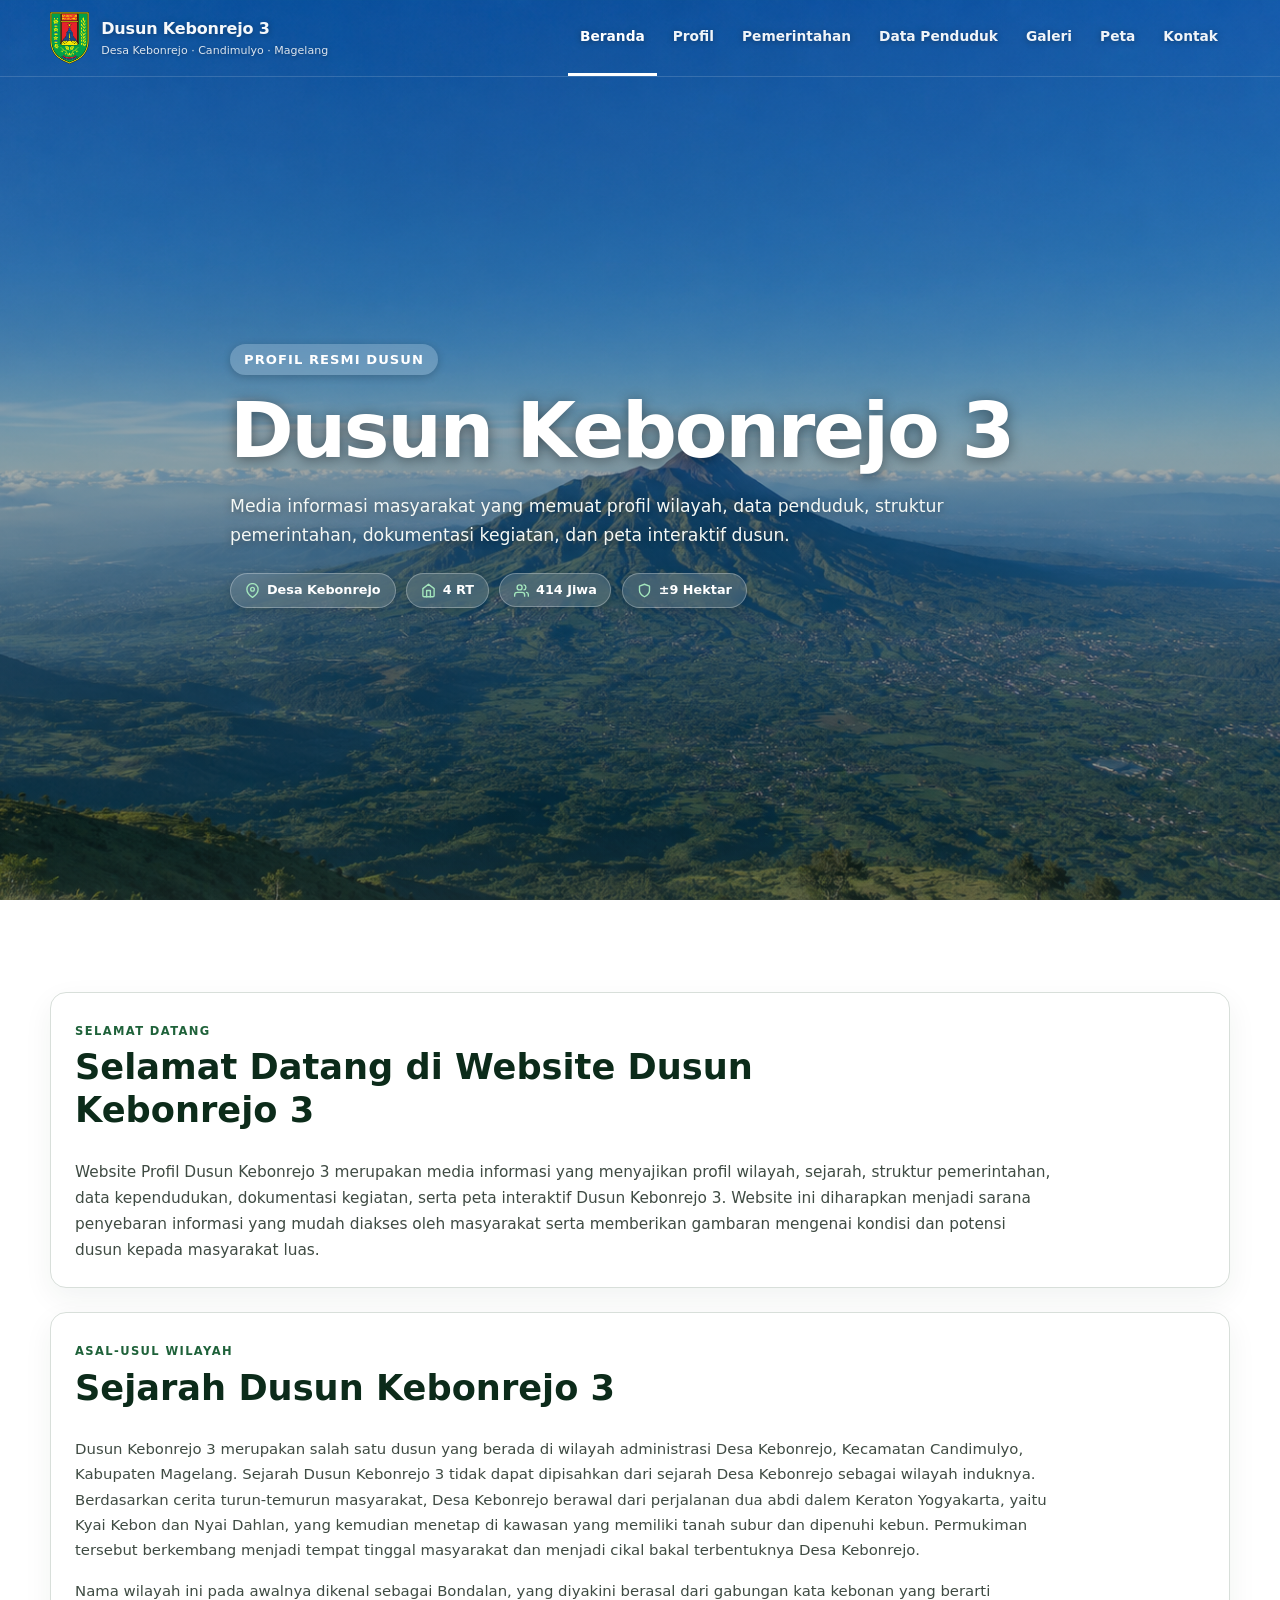
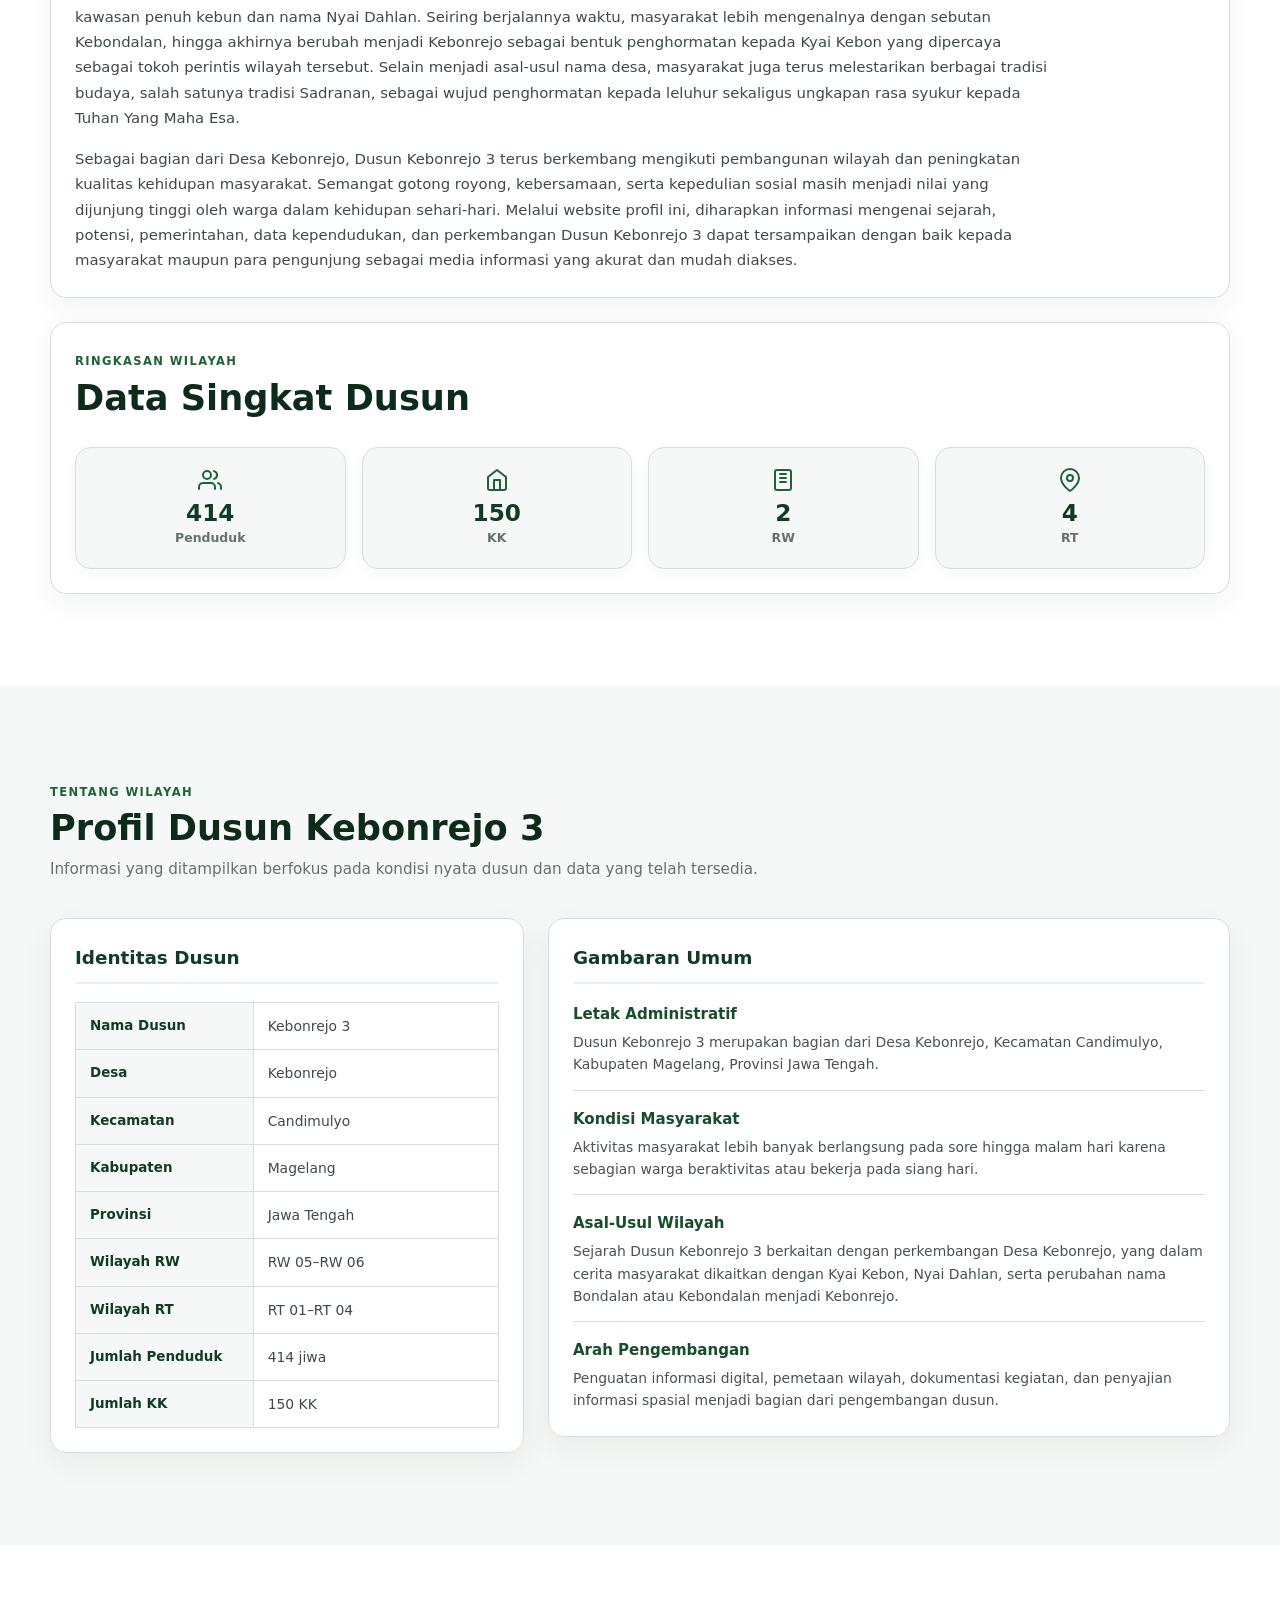
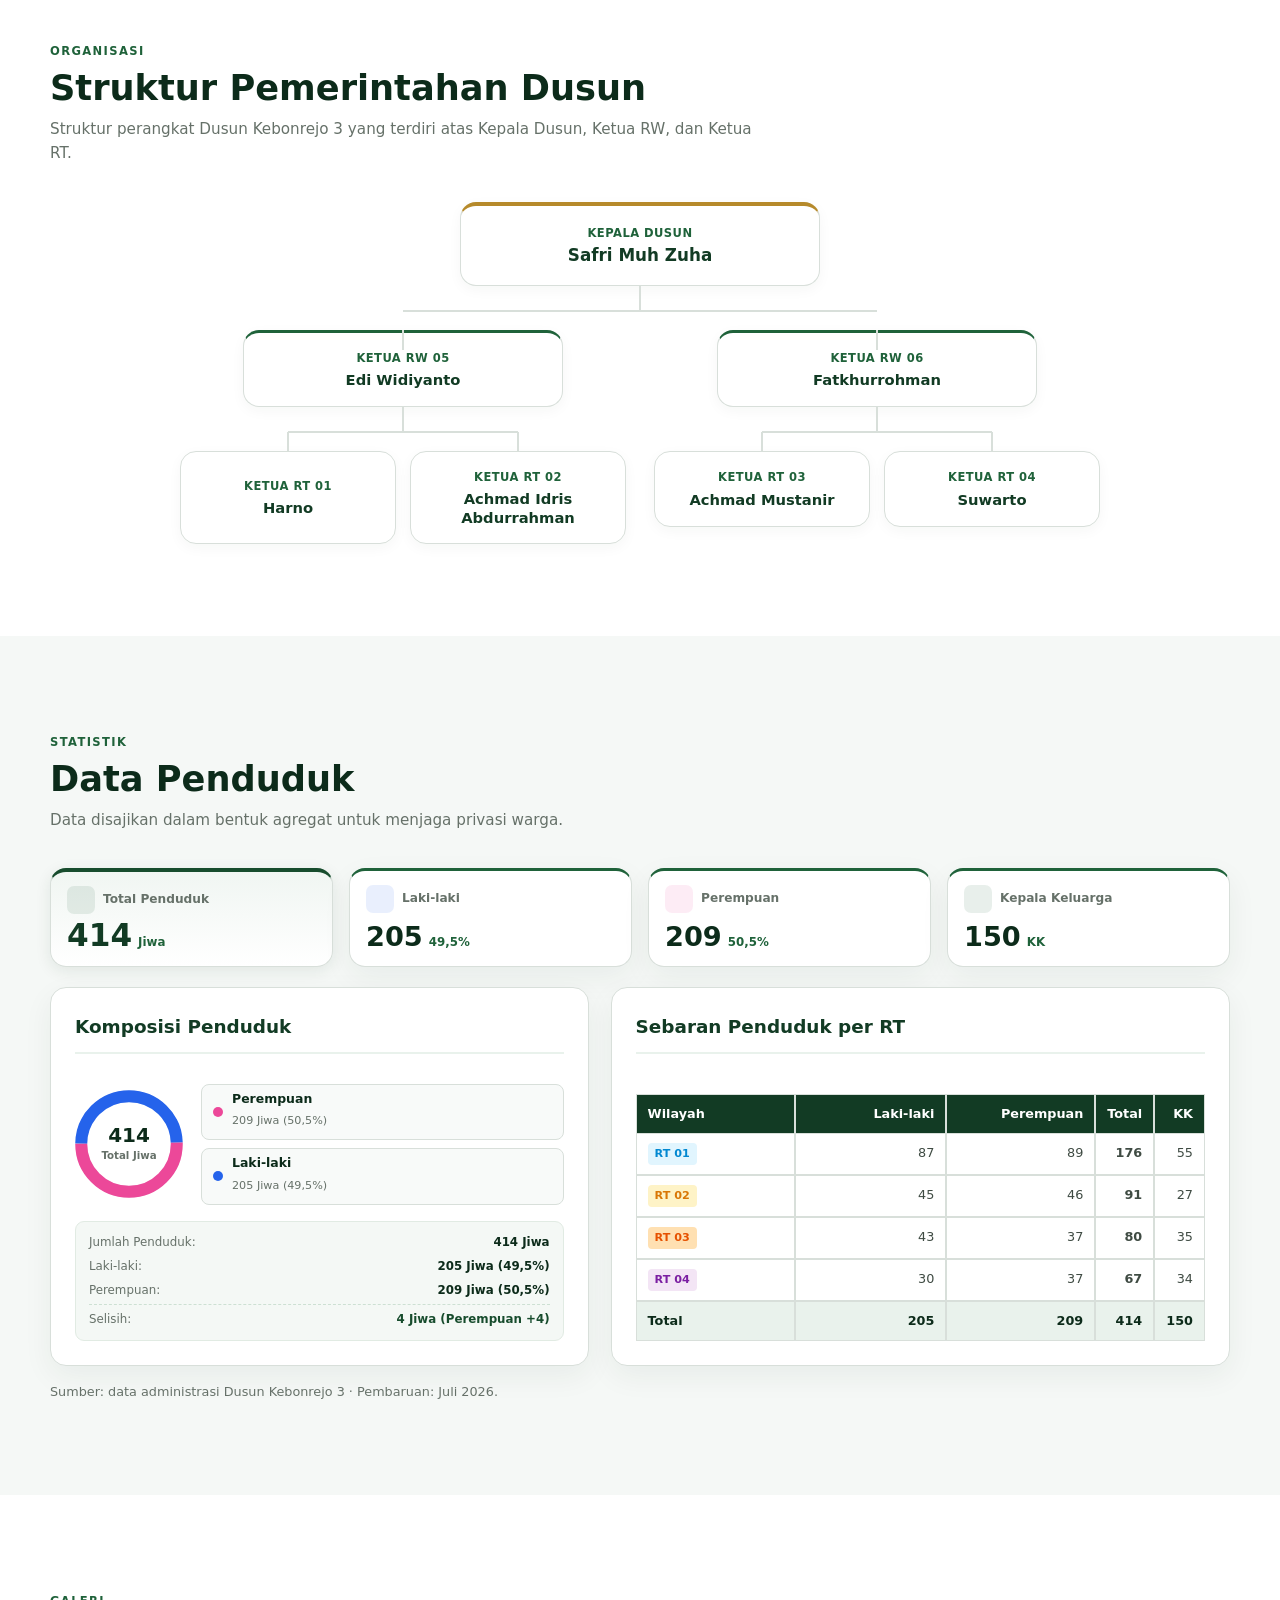
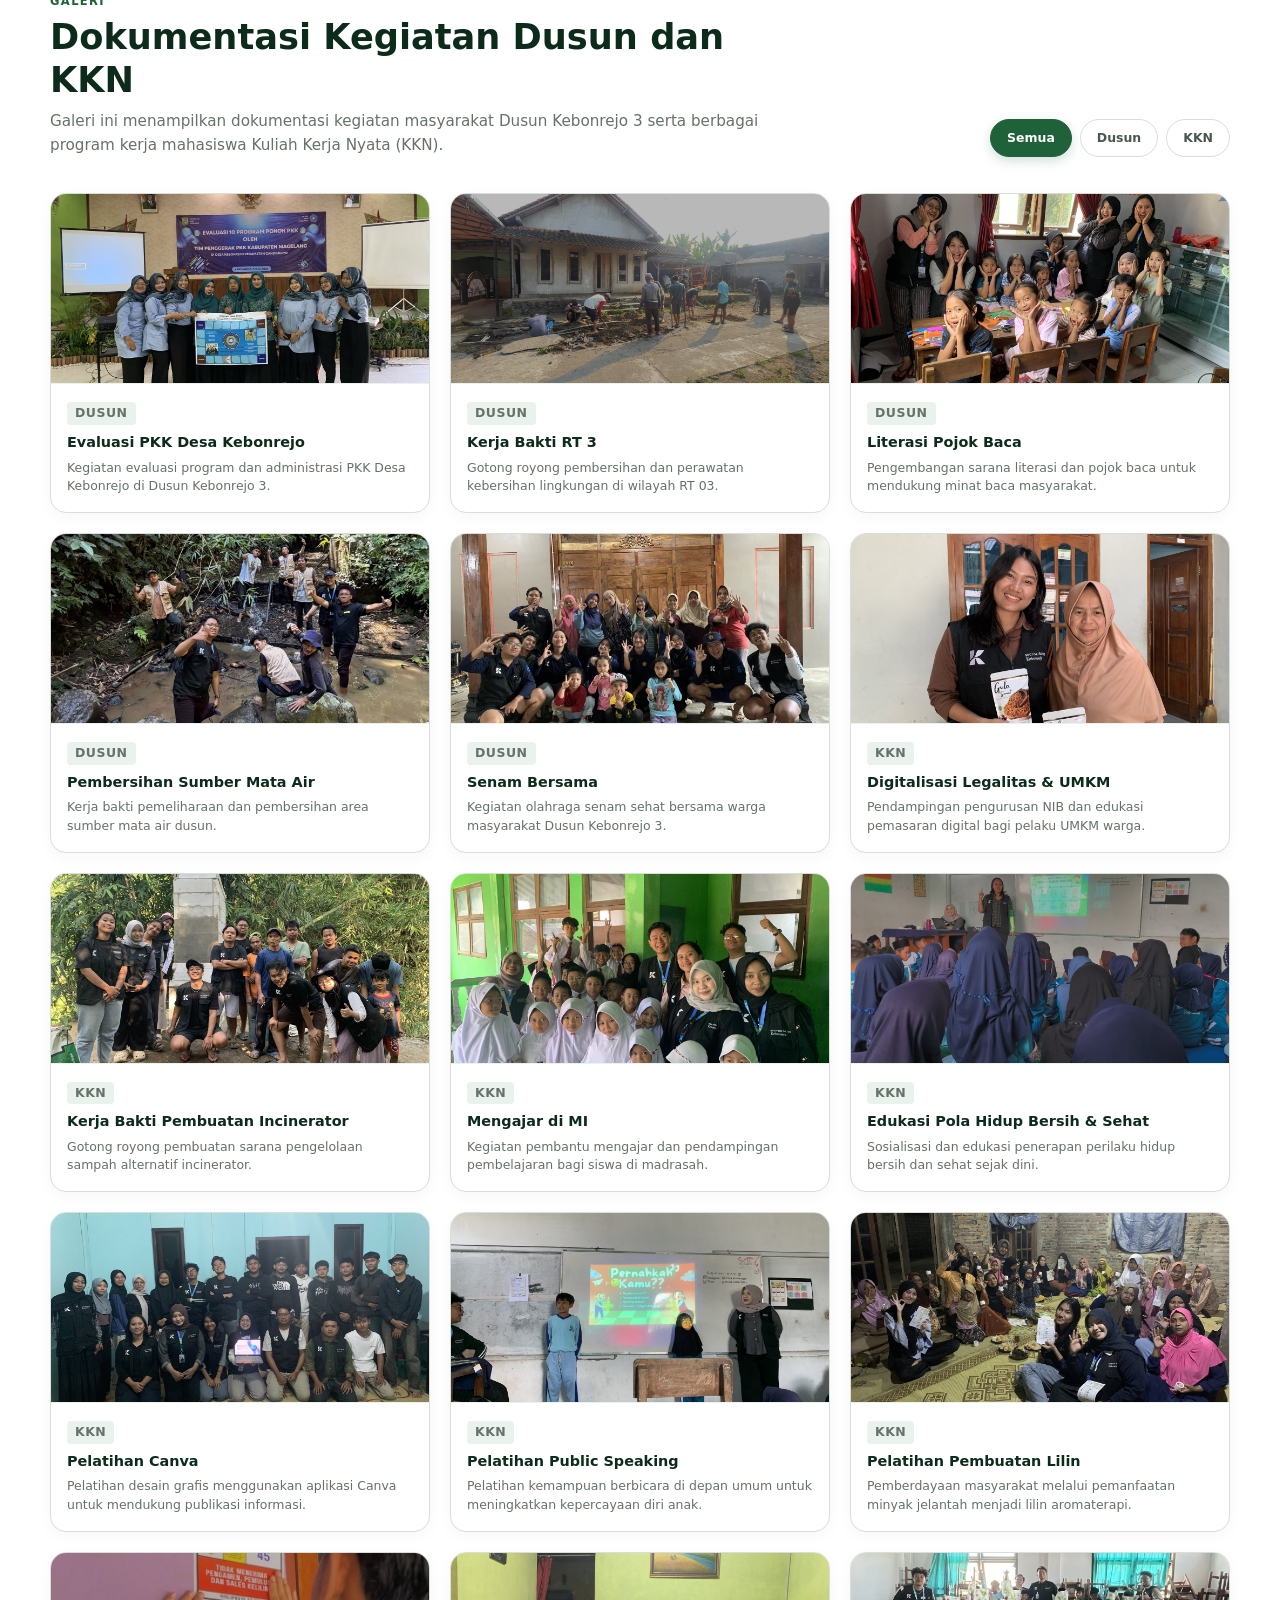
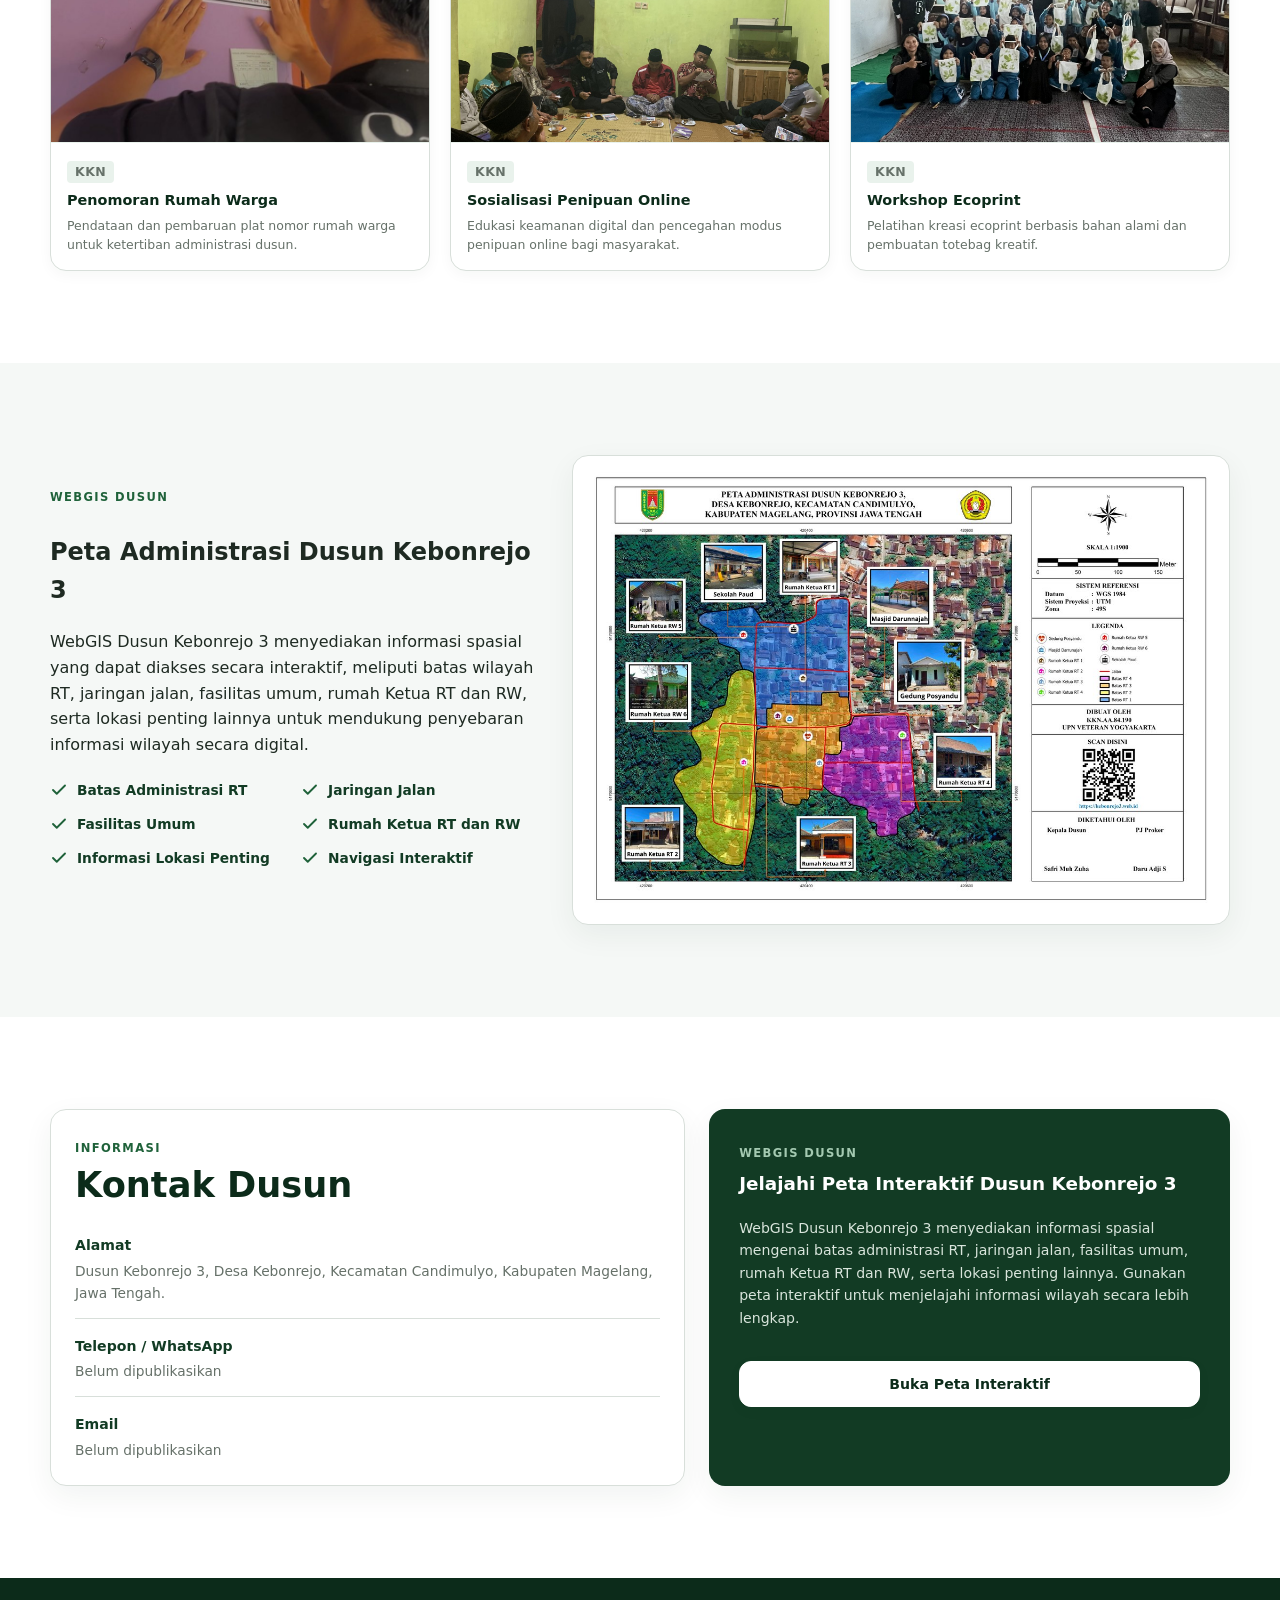
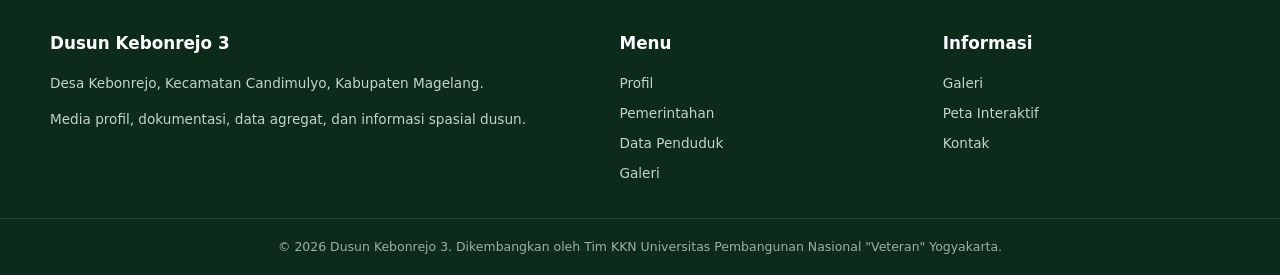
<file: index.html>
<!DOCTYPE html>
<html lang="id">
<head>
  <meta charset="UTF-8" />
  <meta name="viewport" content="width=device-width, initial-scale=1.0" />
  <meta name="theme-color" content="#123b24" />
  <meta name="description" content="Website Profil Resmi dan WebGIS Dusun Kebonrejo 3, Desa Kebonrejo, Kecamatan Candimulyo, Kabupaten Magelang." />
  <title>Dusun Kebonrejo 3 | Profil Dusun</title>
  <link rel="icon" href="assets/img/favicon.png" type="image/png" />
  <link rel="canonical" href="https://kebonrejo3.web.id/" />

  <!-- Open Graph / Social Media -->
  <meta property="og:type" content="website" />
  <meta property="og:title" content="Dusun Kebonrejo 3 | Profil Dusun" />
  <meta property="og:description" content="Website Profil Resmi dan WebGIS Dusun Kebonrejo 3, Desa Kebonrejo, Kecamatan Candimulyo, Kabupaten Magelang." />
  <meta property="og:url" content="https://kebonrejo3.web.id/" />
  <meta property="og:image" content="https://kebonrejo3.web.id/assets/img/og-preview.jpg" />
  <meta property="og:locale" content="id_ID" />

  <!-- Twitter Card -->
  <meta name="twitter:card" content="summary_large_image" />
  <meta name="twitter:title" content="Dusun Kebonrejo 3 | Profil Dusun" />
  <meta name="twitter:description" content="Website Profil Resmi dan WebGIS Dusun Kebonrejo 3." />
  <meta name="twitter:image" content="https://kebonrejo3.web.id/assets/img/og-preview.jpg" />

  <link rel="stylesheet" href="assets/css/styles.css" />
</head>
<body data-page="beranda">
  <header class="site-header" id="siteHeader">
    <div class="container navbar">
      <a class="brand" href="index.html" aria-label="Beranda Dusun Kebonrejo 3">
        <img class="brand__logo" src="assets/img/logo-magelang-transparent.png" alt="Lambang Kabupaten Magelang" />
        <span>
          <span class="brand__title">Dusun Kebonrejo 3</span>
          <span class="brand__subtitle">Desa Kebonrejo · Candimulyo · Magelang</span>
        </span>
      </a>

      <nav class="main-nav" aria-label="Navigasi utama">
        <a data-nav="beranda" href="#beranda">Beranda</a>
        <a href="#profil">Profil</a>
        <a href="#pemerintahan">Pemerintahan</a>
        <a href="#data">Data Penduduk</a>
        <a href="#galeri">Galeri</a>
        <a data-nav="peta" href="peta.html">Peta</a>
        <a href="#kontak">Kontak</a>
      </nav>

      <button class="menu-toggle" id="menuToggle" type="button" aria-label="Buka menu" aria-expanded="false">☰</button>
    </div>

    <div class="mobile-menu" id="mobileMenu">
      <nav aria-label="Navigasi mobile">
        <a href="#beranda">Beranda <span>›</span></a>
        <a href="#profil">Profil <span>›</span></a>
        <a href="#pemerintahan">Pemerintahan <span>›</span></a>
        <a href="#data">Data Penduduk <span>›</span></a>
        <a href="#galeri">Galeri <span>›</span></a>
        <a href="peta.html">Peta Interaktif <span>›</span></a>
        <a href="#kontak">Kontak <span>›</span></a>
      </nav>
    </div>
  </header>

  <main>
    <section class="hero" id="beranda">
      <div class="container hero__content">
        <span class="hero__label">Profil Resmi Dusun</span>
        <h1>Dusun Kebonrejo 3</h1>
        <p>
          Media informasi masyarakat yang memuat profil wilayah, data penduduk,
          struktur pemerintahan, dokumentasi kegiatan, dan peta interaktif dusun.
        </p>
        <div class="hero__chips">
          <span class="hero-chip">
            <svg width="15" height="15" viewBox="0 0 24 24" fill="none" stroke="currentColor" stroke-width="2.2" stroke-linecap="round" stroke-linejoin="round"><path d="M21 10c0 7-9 13-9 13s-9-6-9-13a9 9 0 0 1 18 0z"/><circle cx="12" cy="10" r="3"/></svg>
            Desa Kebonrejo
          </span>
          <span class="hero-chip">
            <svg width="15" height="15" viewBox="0 0 24 24" fill="none" stroke="currentColor" stroke-width="2.2" stroke-linecap="round" stroke-linejoin="round"><path d="M3 9l9-7 9 7v11a2 2 0 0 1-2 2H5a2 2 0 0 1-2-2z"/><polyline points="9 22 9 12 15 12 15 22"/></svg>
            4 RT
          </span>
          <span class="hero-chip">
            <svg width="15" height="15" viewBox="0 0 24 24" fill="none" stroke="currentColor" stroke-width="2.2" stroke-linecap="round" stroke-linejoin="round"><path d="M17 21v-2a4 4 0 0 0-4-4H5a4 4 0 0 0-4 4v2"/><circle cx="9" cy="7" r="4"/><path d="M23 21v-2a4 4 0 0 0-3-3.87"/><path d="M16 3.13a4 4 0 0 1 0 7.75"/></svg>
            414 Jiwa
          </span>
          <span class="hero-chip">
            <svg width="15" height="15" viewBox="0 0 24 24" fill="none" stroke="currentColor" stroke-width="2.2" stroke-linecap="round" stroke-linejoin="round"><path d="M12 22s8-4 8-10V5l-8-3-8 3v7c0 6 8 10 8 10z"/></svg>
            ±9 Hektar
          </span>
        </div>
      </div>
    </section>

    <section class="section">
      <div class="container intro-layout">
        <!-- Panel 1: Selamat Datang -->
        <article class="panel">
          <div class="panel__body">
            <div class="section-heading compact">
              <div class="section-heading__text">
                <span class="section-kicker">Selamat Datang</span>
                <h2>Selamat Datang di Website Dusun Kebonrejo 3</h2>
              </div>
            </div>
            <p class="intro-welcome-text">
              Website Profil Dusun Kebonrejo 3 merupakan media informasi yang menyajikan profil wilayah, sejarah, struktur pemerintahan, data kependudukan, dokumentasi kegiatan, serta peta interaktif Dusun Kebonrejo 3. Website ini diharapkan menjadi sarana penyebaran informasi yang mudah diakses oleh masyarakat serta memberikan gambaran mengenai kondisi dan potensi dusun kepada masyarakat luas.
            </p>
          </div>
        </article>

        <!-- Panel 2: Sejarah Dusun Kebonrejo 3 -->
        <article class="panel">
          <div class="panel__body">
            <div class="section-heading compact">
              <div class="section-heading__text">
                <span class="section-kicker">Asal-Usul Wilayah</span>
                <h2>Sejarah Dusun Kebonrejo 3</h2>
              </div>
            </div>
            <div class="history-content">
              <p>Dusun Kebonrejo 3 merupakan salah satu dusun yang berada di wilayah administrasi Desa Kebonrejo, Kecamatan Candimulyo, Kabupaten Magelang. Sejarah Dusun Kebonrejo 3 tidak dapat dipisahkan dari sejarah Desa Kebonrejo sebagai wilayah induknya. Berdasarkan cerita turun-temurun masyarakat, Desa Kebonrejo berawal dari perjalanan dua abdi dalem Keraton Yogyakarta, yaitu Kyai Kebon dan Nyai Dahlan, yang kemudian menetap di kawasan yang memiliki tanah subur dan dipenuhi kebun. Permukiman tersebut berkembang menjadi tempat tinggal masyarakat dan menjadi cikal bakal terbentuknya Desa Kebonrejo.</p>
              <p>Nama wilayah ini pada awalnya dikenal sebagai Bondalan, yang diyakini berasal dari gabungan kata kebonan yang berarti kawasan penuh kebun dan nama Nyai Dahlan. Seiring berjalannya waktu, masyarakat lebih mengenalnya dengan sebutan Kebondalan, hingga akhirnya berubah menjadi Kebonrejo sebagai bentuk penghormatan kepada Kyai Kebon yang dipercaya sebagai tokoh perintis wilayah tersebut. Selain menjadi asal-usul nama desa, masyarakat juga terus melestarikan berbagai tradisi budaya, salah satunya tradisi Sadranan, sebagai wujud penghormatan kepada leluhur sekaligus ungkapan rasa syukur kepada Tuhan Yang Maha Esa.</p>
              <p>Sebagai bagian dari Desa Kebonrejo, Dusun Kebonrejo 3 terus berkembang mengikuti pembangunan wilayah dan peningkatan kualitas kehidupan masyarakat. Semangat gotong royong, kebersamaan, serta kepedulian sosial masih menjadi nilai yang dijunjung tinggi oleh warga dalam kehidupan sehari-hari. Melalui website profil ini, diharapkan informasi mengenai sejarah, potensi, pemerintahan, data kependudukan, dan perkembangan Dusun Kebonrejo 3 dapat tersampaikan dengan baik kepada masyarakat maupun para pengunjung sebagai media informasi yang akurat dan mudah diakses.</p>
            </div>
          </div>
        </article>

        <!-- Panel 3: Data Singkat Dusun -->
        <article class="panel">
          <div class="panel__body">
            <div class="section-heading compact">
              <div class="section-heading__text">
                <span class="section-kicker">Ringkasan Wilayah</span>
                <h2>Data Singkat Dusun</h2>
              </div>
            </div>
            <div class="intro-stats-grid">
              <div class="intro-stat-card">
                <div class="intro-stat-card__icon">
                  <svg width="24" height="24" viewBox="0 0 24 24" fill="none" stroke="currentColor" stroke-width="2" stroke-linecap="round" stroke-linejoin="round"><path d="M17 21v-2a4 4 0 0 0-4-4H5a4 4 0 0 0-4 4v2"/><circle cx="9" cy="7" r="4"/><path d="M23 21v-2a4 4 0 0 0-3-3.87"/><path d="M16 3.13a4 4 0 0 1 0 7.75"/></svg>
                </div>
                <div class="intro-stat-card__info">
                  <strong>414</strong>
                  <span>Penduduk</span>
                </div>
              </div>

              <div class="intro-stat-card">
                <div class="intro-stat-card__icon">
                  <svg width="24" height="24" viewBox="0 0 24 24" fill="none" stroke="currentColor" stroke-width="2" stroke-linecap="round" stroke-linejoin="round"><path d="M3 9l9-7 9 7v11a2 2 0 0 1-2 2H5a2 2 0 0 1-2-2z"/><polyline points="9 22 9 12 15 12 15 22"/></svg>
                </div>
                <div class="intro-stat-card__info">
                  <strong>150</strong>
                  <span>KK</span>
                </div>
              </div>

              <div class="intro-stat-card">
                <div class="intro-stat-card__icon">
                  <svg width="24" height="24" viewBox="0 0 24 24" fill="none" stroke="currentColor" stroke-width="2" stroke-linecap="round" stroke-linejoin="round"><rect x="4" y="2" width="16" height="20" rx="2" ry="2"/><line x1="9" y1="6" x2="15" y2="6"/><line x1="9" y1="10" x2="15" y2="10"/><line x1="9" y1="14" x2="15" y2="14"/></svg>
                </div>
                <div class="intro-stat-card__info">
                  <strong>2</strong>
                  <span>RW</span>
                </div>
              </div>

              <div class="intro-stat-card">
                <div class="intro-stat-card__icon">
                  <svg width="24" height="24" viewBox="0 0 24 24" fill="none" stroke="currentColor" stroke-width="2" stroke-linecap="round" stroke-linejoin="round"><path d="M21 10c0 7-9 13-9 13s-9-6-9-13a9 9 0 0 1 18 0z"/><circle cx="12" cy="10" r="3"/></svg>
                </div>
                <div class="intro-stat-card__info">
                  <strong>4</strong>
                  <span>RT</span>
                </div>
              </div>
            </div>
          </div>
        </article>
      </div>
    </section>

    <section class="section section--light" id="profil">
      <div class="container">
        <div class="section-heading">
          <div class="section-heading__text">
            <span class="section-kicker">Tentang Wilayah</span>
            <h2>Profil Dusun Kebonrejo 3</h2>
            <p>Informasi yang ditampilkan berfokus pada kondisi nyata dusun dan data yang telah tersedia.</p>
          </div>
        </div>

        <div class="profile-layout">
          <article class="panel">
            <div class="panel__body">
              <h3 class="profile-title">Identitas Dusun</h3>
              <table class="info-table identity-table">
                <tbody>
                  <tr><th>Nama Dusun</th><td>Kebonrejo 3</td></tr>
                  <tr><th>Desa</th><td>Kebonrejo</td></tr>
                  <tr><th>Kecamatan</th><td>Candimulyo</td></tr>
                  <tr><th>Kabupaten</th><td>Magelang</td></tr>
                  <tr><th>Provinsi</th><td>Jawa Tengah</td></tr>
                  <tr><th>Wilayah RW</th><td>RW 05–RW 06</td></tr>
                  <tr><th>Wilayah RT</th><td>RT 01–RT 04</td></tr>
                  <tr><th>Jumlah Penduduk</th><td>414 jiwa</td></tr>
                  <tr><th>Jumlah KK</th><td>150 KK</td></tr>
                </tbody>
              </table>
            </div>
          </article>

          <article class="panel">
            <div class="panel__body">
              <h3 class="profile-title">Gambaran Umum</h3>
              <div class="profile-content">
                <section class="profile-content__item"><h4>Letak Administratif</h4><p>Dusun Kebonrejo 3 merupakan bagian dari Desa Kebonrejo, Kecamatan Candimulyo, Kabupaten Magelang, Provinsi Jawa Tengah.</p></section>
                <section class="profile-content__item"><h4>Kondisi Masyarakat</h4><p>Aktivitas masyarakat lebih banyak berlangsung pada sore hingga malam hari karena sebagian warga beraktivitas atau bekerja pada siang hari.</p></section>
                <section class="profile-content__item"><h4>Asal-Usul Wilayah</h4><p>Sejarah Dusun Kebonrejo 3 berkaitan dengan perkembangan Desa Kebonrejo, yang dalam cerita masyarakat dikaitkan dengan Kyai Kebon, Nyai Dahlan, serta perubahan nama Bondalan atau Kebondalan menjadi Kebonrejo.</p></section>
                <section class="profile-content__item"><h4>Arah Pengembangan</h4><p>Penguatan informasi digital, pemetaan wilayah, dokumentasi kegiatan, dan penyajian informasi spasial menjadi bagian dari pengembangan dusun.</p></section>
              </div>
            </div>
          </article>
        </div>
      </div>
    </section>

    <section class="section" id="pemerintahan">
      <div class="container">
        <div class="section-heading">
          <div class="section-heading__text">
            <span class="section-kicker">Organisasi</span>
            <h2>Struktur Pemerintahan Dusun</h2>
            <p>Struktur perangkat Dusun Kebonrejo 3 yang terdiri atas Kepala Dusun, Ketua RW, dan Ketua RT.</p>
          </div>
        </div>

        <div class="org-chart">
          <article class="official-card official-card--featured">
            <span class="official-card__role">Kepala Dusun</span>
            <h3>Safri Muh Zuha</h3>
          </article>

          <span class="org-line"></span>

          <div class="org-branches">
            <div class="org-branch">
              <article class="official-card official-card--rw">
                <span class="official-card__role">Ketua RW 05</span>
                <h3>Edi Widiyanto</h3>
              </article>

              <span class="org-line"></span>

              <div class="org-subgrid">
                <article class="official-card">
                  <span class="official-card__role">Ketua RT 01</span>
                  <h3>Harno</h3>
                </article>
                <article class="official-card">
                  <span class="official-card__role">Ketua RT 02</span>
                  <h3>Achmad Idris Abdurrahman</h3>
                </article>
              </div>
            </div>

            <div class="org-branch">
              <article class="official-card official-card--rw">
                <span class="official-card__role">Ketua RW 06</span>
                <h3>Fatkhurrohman</h3>
              </article>

              <span class="org-line"></span>

              <div class="org-subgrid">
                <article class="official-card">
                  <span class="official-card__role">Ketua RT 03</span>
                  <h3>Achmad Mustanir</h3>
                </article>
                <article class="official-card">
                  <span class="official-card__role">Ketua RT 04</span>
                  <h3>Suwarto</h3>
                </article>
              </div>
            </div>
          </div>
        </div>
      </div>
    </section>

    <section class="section section--light" id="data">
      <div class="container">
        <div class="section-heading">
          <div class="section-heading__text"><span class="section-kicker">Statistik</span><h2>Data Penduduk</h2><p>Data disajikan dalam bentuk agregat untuk menjaga privasi warga.</p></div>
        </div>

        <div class="grid-4 data-grid-mobile">
          <article class="panel data-box data-box--primary">
            <div class="data-box__header">
              <span class="data-box__icon"><i class="fa-solid fa-users"></i></span>
              <span class="data-box__label">Total Penduduk</span>
            </div>
            <div class="data-box__value-wrap">
              <strong class="data-box__value">414</strong>
              <small class="data-box__unit">Jiwa</small>
            </div>
          </article>

          <article class="panel data-box">
            <div class="data-box__header">
              <span class="data-box__icon data-box__icon--male"><i class="fa-solid fa-mars"></i></span>
              <span class="data-box__label">Laki-laki</span>
            </div>
            <div class="data-box__value-wrap">
              <strong class="data-box__value">205</strong>
              <small class="data-box__unit">49,5%</small>
            </div>
          </article>

          <article class="panel data-box">
            <div class="data-box__header">
              <span class="data-box__icon data-box__icon--female"><i class="fa-solid fa-venus"></i></span>
              <span class="data-box__label">Perempuan</span>
            </div>
            <div class="data-box__value-wrap">
              <strong class="data-box__value">209</strong>
              <small class="data-box__unit">50,5%</small>
            </div>
          </article>

          <article class="panel data-box">
            <div class="data-box__header">
              <span class="data-box__icon"><i class="fa-solid fa-house-user"></i></span>
              <span class="data-box__label">Kepala Keluarga</span>
            </div>
            <div class="data-box__value-wrap">
              <strong class="data-box__value">150</strong>
              <small class="data-box__unit">KK</small>
            </div>
          </article>
        </div>

        <div class="data-layout">
          <article class="panel data-panel-left">
            <div class="panel__body">
              <h3 class="profile-title">Komposisi Penduduk</h3>
              
              <div class="gender-chart-wrap">
                <div class="donut-chart-box">
                  <svg class="donut-chart" viewBox="0 0 36 36" aria-label="Grafik Donat Komposisi Penduduk">
                    <circle class="donut-ring" cx="18" cy="18" r="15.91549430918954" fill="transparent" stroke="#e6edf0" stroke-width="3.8"></circle>
                    <circle class="donut-segment donut-segment--male" cx="18" cy="18" r="15.91549430918954" fill="transparent" stroke="#2563eb" stroke-width="4" stroke-dasharray="49.5 50.5" stroke-dashoffset="25"></circle>
                    <circle class="donut-segment donut-segment--female" cx="18" cy="18" r="15.91549430918954" fill="transparent" stroke="#ec4899" stroke-width="4" stroke-dasharray="50.5 49.5" stroke-dashoffset="75.5"></circle>
                  </svg>
                  <div class="donut-center-text">
                    <strong>414</strong>
                    <span>Total Jiwa</span>
                  </div>
                </div>

                <div class="gender-legend-list">
                  <div class="legend-item legend-item--female">
                    <span class="legend-dot"></span>
                    <div class="legend-info">
                      <strong>Perempuan</strong>
                      <small>209 Jiwa (50,5%)</small>
                    </div>
                  </div>
                  <div class="legend-item legend-item--male">
                    <span class="legend-dot"></span>
                    <div class="legend-info">
                      <strong>Laki-laki</strong>
                      <small>205 Jiwa (49,5%)</small>
                    </div>
                  </div>
                </div>
              </div>

              <div class="data-summary-box">
                <div class="summary-row"><span>Jumlah Penduduk:</span> <strong>414 Jiwa</strong></div>
                <div class="summary-row"><span>Laki-laki:</span> <strong>205 Jiwa (49,5%)</strong></div>
                <div class="summary-row"><span>Perempuan:</span> <strong>209 Jiwa (50,5%)</strong></div>
                <div class="summary-row summary-row--highlight"><span>Selisih:</span> <strong>4 Jiwa (Perempuan +4)</strong></div>
              </div>
            </div>
          </article>

          <article class="panel data-panel-right">
            <div class="panel__body">
              <h3 class="profile-title">Sebaran Penduduk per RT</h3>
              <div class="table-wrap">
                <table class="info-table population-table">
                  <thead>
                    <tr>
                      <th>Wilayah</th>
                      <th>Laki-laki</th>
                      <th>Perempuan</th>
                      <th>Total</th>
                      <th>KK</th>
                    </tr>
                  </thead>
                  <tbody>
                    <tr><td><span class="rt-badge rt-badge--1">RT 01</span></td><td>87</td><td>89</td><td><strong>176</strong></td><td>55</td></tr>
                    <tr><td><span class="rt-badge rt-badge--2">RT 02</span></td><td>45</td><td>46</td><td><strong>91</strong></td><td>27</td></tr>
                    <tr><td><span class="rt-badge rt-badge--3">RT 03</span></td><td>43</td><td>37</td><td><strong>80</strong></td><td>35</td></tr>
                    <tr><td><span class="rt-badge rt-badge--4">RT 04</span></td><td>30</td><td>37</td><td><strong>67</strong></td><td>34</td></tr>
                  </tbody>
                  <tfoot>
                    <tr><th>Total</th><th>205</th><th>209</th><th>414</th><th>150</th></tr>
                  </tfoot>
                </table>
              </div>
            </div>
          </article>
        </div>
        <p class="data-source">Sumber: data administrasi Dusun Kebonrejo 3 · Pembaruan: Juli 2026.</p>
      </div>
    </section>

    <!-- SECTION GALERI DOKUMENTASI -->
    <section class="section" id="galeri">
      <div class="container">
        <div class="section-heading">
          <div class="section-heading__text">
            <span class="section-kicker">GALERI</span>
            <h2>Dokumentasi Kegiatan Dusun dan KKN</h2>
            <p>Galeri ini menampilkan dokumentasi kegiatan masyarakat Dusun Kebonrejo 3 serta berbagai program kerja mahasiswa Kuliah Kerja Nyata (KKN).</p>
          </div>
          <div class="gallery-filter" aria-label="Filter galeri">
            <button class="gallery-filter__button active" data-filter="all" type="button">Semua</button>
            <button class="gallery-filter__button" data-filter="dusun" type="button">Dusun</button>
            <button class="gallery-filter__button" data-filter="kkn" type="button">KKN</button>
          </div>
        </div>

        <div class="gallery-grid">
          <!-- Item Dusun 1 -->
          <figure class="gallery-item" data-category="dusun">
            <img src="assets/img/galeri/evaluasi-pkk.jpg" alt="Dokumentasi evaluasi PKK Desa Kebonrejo di Dusun Kebonrejo 3" loading="lazy" />
            <figcaption>
              <span class="gallery-card__tag">Dusun</span>
              <strong>Evaluasi PKK Desa Kebonrejo</strong>
              <span>Kegiatan evaluasi program dan administrasi PKK Desa Kebonrejo di Dusun Kebonrejo 3.</span>
            </figcaption>
          </figure>

          <!-- Item Dusun 2 -->
          <figure class="gallery-item" data-category="dusun">
            <img src="assets/img/galeri/kerja-bakti-rt3.jpg" alt="Dokumentasi kerja bakti RT 3 Dusun Kebonrejo 3" loading="lazy" />
            <figcaption>
              <span class="gallery-card__tag">Dusun</span>
              <strong>Kerja Bakti RT 3</strong>
              <span>Gotong royong pembersihan dan perawatan kebersihan lingkungan di wilayah RT 03.</span>
            </figcaption>
          </figure>

          <!-- Item Dusun 3 -->
          <figure class="gallery-item" data-category="dusun">
            <img src="assets/img/galeri/literasi-pojok-baca.jpg" alt="Dokumentasi kegiatan literasi pojok baca Dusun Kebonrejo 3" loading="lazy" />
            <figcaption>
              <span class="gallery-card__tag">Dusun</span>
              <strong>Literasi Pojok Baca</strong>
              <span>Pengembangan sarana literasi dan pojok baca untuk mendukung minat baca masyarakat.</span>
            </figcaption>
          </figure>

          <!-- Item Dusun 4 -->
          <figure class="gallery-item" data-category="dusun">
            <img src="assets/img/galeri/pembersihan-sumber-mata-air.jpg" alt="Pembersihan sumber mata air Dusun Kebonrejo 3" loading="lazy" />
            <figcaption>
              <span class="gallery-card__tag">Dusun</span>
              <strong>Pembersihan Sumber Mata Air</strong>
              <span>Kerja bakti pemeliharaan dan pembersihan area sumber mata air dusun.</span>
            </figcaption>
          </figure>

          <!-- Item Dusun 5 -->
          <figure class="gallery-item" data-category="dusun">
            <img src="assets/img/galeri/senam-bersama.jpg" alt="Kegiatan senam bersama warga Dusun Kebonrejo 3" loading="lazy" />
            <figcaption>
              <span class="gallery-card__tag">Dusun</span>
              <strong>Senam Bersama</strong>
              <span>Kegiatan olahraga senam sehat bersama warga masyarakat Dusun Kebonrejo 3.</span>
            </figcaption>
          </figure>

          <!-- Item KKN 1 -->
          <figure class="gallery-item" data-category="kkn">
            <img src="assets/img/galeri/digitalisasi-umkm.jpg" alt="Digitalisasi legalitas dan pemasaran UMKM oleh mahasiswa KKN" loading="lazy" />
            <figcaption>
              <span class="gallery-card__tag">KKN</span>
              <strong>Digitalisasi Legalitas & UMKM</strong>
              <span>Pendampingan pengurusan NIB dan edukasi pemasaran digital bagi pelaku UMKM warga.</span>
            </figcaption>
          </figure>

          <!-- Item KKN 2 -->
          <figure class="gallery-item" data-category="kkn">
            <img src="assets/img/galeri/pembuatan-incinerator.jpg" alt="Pembuatan incinerator pengelolaan sampah Dusun Kebonrejo 3" loading="lazy" />
            <figcaption>
              <span class="gallery-card__tag">KKN</span>
              <strong>Kerja Bakti Pembuatan Incinerator</strong>
              <span>Gotong royong pembuatan sarana pengelolaan sampah alternatif incinerator.</span>
            </figcaption>
          </figure>

          <!-- Item KKN 3 -->
          <figure class="gallery-item" data-category="kkn">
            <img src="assets/img/galeri/mengajar-mi.jpg" alt="Kegiatan mengajar di MI oleh mahasiswa KKN" loading="lazy" />
            <figcaption>
              <span class="gallery-card__tag">KKN</span>
              <strong>Mengajar di MI</strong>
              <span>Kegiatan pembantu mengajar dan pendampingan pembelajaran bagi siswa di madrasah.</span>
            </figcaption>
          </figure>

          <!-- Item KKN 4 -->
          <figure class="gallery-item" data-category="kkn">
            <img src="assets/img/galeri/edukasi-hidup-sehat.jpg" alt="Sosialisasi pola hidup bersih dan sehat di madrasah" loading="lazy" />
            <figcaption>
              <span class="gallery-card__tag">KKN</span>
              <strong>Edukasi Pola Hidup Bersih & Sehat</strong>
              <span>Sosialisasi dan edukasi penerapan perilaku hidup bersih dan sehat sejak dini.</span>
            </figcaption>
          </figure>

          <!-- Item KKN 5 -->
          <figure class="gallery-item" data-category="kkn">
            <img src="assets/img/galeri/pelatihan-canva.jpg" alt="Pelatihan Canva oleh mahasiswa KKN" loading="lazy" />
            <figcaption>
              <span class="gallery-card__tag">KKN</span>
              <strong>Pelatihan Canva</strong>
              <span>Pelatihan desain grafis menggunakan aplikasi Canva untuk mendukung publikasi informasi.</span>
            </figcaption>
          </figure>

          <!-- Item KKN 6 -->
          <figure class="gallery-item" data-category="kkn">
            <img src="assets/img/galeri/pelatihan-public-speaking.jpg" alt="Pelatihan public speaking anak SD oleh mahasiswa KKN" loading="lazy" />
            <figcaption>
              <span class="gallery-card__tag">KKN</span>
              <strong>Pelatihan Public Speaking</strong>
              <span>Pelatihan kemampuan berbicara di depan umum untuk meningkatkan kepercayaan diri anak.</span>
            </figcaption>
          </figure>

          <!-- Item KKN 7 -->
          <figure class="gallery-item" data-category="kkn">
            <img src="assets/img/galeri/pelatihan-pembuatan-lilin.jpg" alt="Pelatihan pembuatan lilin dari minyak jelantah" loading="lazy" />
            <figcaption>
              <span class="gallery-card__tag">KKN</span>
              <strong>Pelatihan Pembuatan Lilin</strong>
              <span>Pemberdayaan masyarakat melalui pemanfaatan minyak jelantah menjadi lilin aromaterapi.</span>
            </figcaption>
          </figure>

          <!-- Item KKN 8 -->
          <figure class="gallery-item" data-category="kkn">
            <img src="assets/img/galeri/penomoran-rumah-warga.jpg" alt="Penomoran rumah warga Dusun Kebonrejo 3" loading="lazy" />
            <figcaption>
              <span class="gallery-card__tag">KKN</span>
              <strong>Penomoran Rumah Warga</strong>
              <span>Pendataan dan pembaruan plat nomor rumah warga untuk ketertiban administrasi dusun.</span>
            </figcaption>
          </figure>

          <!-- Item KKN 9 -->
          <figure class="gallery-item" data-category="kkn">
            <img src="assets/img/galeri/sosialisasi-penipuan-online.jpg" alt="Sosialisasi pencegahan penipuan online Dusun Kebonrejo 3" loading="lazy" />
            <figcaption>
              <span class="gallery-card__tag">KKN</span>
              <strong>Sosialisasi Penipuan Online</strong>
              <span>Edukasi keamanan digital dan pencegahan modus penipuan online bagi masyarakat.</span>
            </figcaption>
          </figure>

          <!-- Item KKN 10 -->
          <figure class="gallery-item" data-category="kkn">
            <img src="assets/img/galeri/workshop-ecoprint.jpg" alt="Workshop ecoprint dan pembuatan totebag oleh mahasiswa KKN" loading="lazy" />
            <figcaption>
              <span class="gallery-card__tag">KKN</span>
              <strong>Workshop Ecoprint</strong>
              <span>Pelatihan kreasi ecoprint berbasis bahan alami dan pembuatan totebag kreatif.</span>
            </figcaption>
          </figure>
        </div>
      </div>
    </section>

    <!-- SECTION WEBGIS DUSUN -->
    <section class="section section--light" id="webgis">
      <div class="container webgis-layout">
        <div class="webgis-text">
          <span class="section-kicker">WEBGIS DUSUN</span>
          <h2>Peta Administrasi Dusun Kebonrejo 3</h2>
          <p>
            WebGIS Dusun Kebonrejo 3 menyediakan informasi spasial yang dapat diakses secara interaktif, meliputi batas wilayah RT, jaringan jalan, fasilitas umum, rumah Ketua RT dan RW, serta lokasi penting lainnya untuk mendukung penyebaran informasi wilayah secara digital.
          </p>
          <ul class="webgis-features">
            <li><svg width="18" height="18" viewBox="0 0 24 24" fill="none" stroke="currentColor" stroke-width="2.5" stroke-linecap="round" stroke-linejoin="round"><polyline points="20 6 9 17 4 12"/></svg> Batas Administrasi RT</li>
            <li><svg width="18" height="18" viewBox="0 0 24 24" fill="none" stroke="currentColor" stroke-width="2.5" stroke-linecap="round" stroke-linejoin="round"><polyline points="20 6 9 17 4 12"/></svg> Jaringan Jalan</li>
            <li><svg width="18" height="18" viewBox="0 0 24 24" fill="none" stroke="currentColor" stroke-width="2.5" stroke-linecap="round" stroke-linejoin="round"><polyline points="20 6 9 17 4 12"/></svg> Fasilitas Umum</li>
            <li><svg width="18" height="18" viewBox="0 0 24 24" fill="none" stroke="currentColor" stroke-width="2.5" stroke-linecap="round" stroke-linejoin="round"><polyline points="20 6 9 17 4 12"/></svg> Rumah Ketua RT dan RW</li>
            <li><svg width="18" height="18" viewBox="0 0 24 24" fill="none" stroke="currentColor" stroke-width="2.5" stroke-linecap="round" stroke-linejoin="round"><polyline points="20 6 9 17 4 12"/></svg> Informasi Lokasi Penting</li>
            <li><svg width="18" height="18" viewBox="0 0 24 24" fill="none" stroke="currentColor" stroke-width="2.5" stroke-linecap="round" stroke-linejoin="round"><polyline points="20 6 9 17 4 12"/></svg> Navigasi Interaktif</li>
          </ul>
        </div>

        <div class="webgis-preview-wrap">
          <a href="peta.html" title="Buka Halaman WebGIS Interaktif">
            <img src="assets/img/peta-preview.jpg" alt="Preview Peta Administrasi Dusun Kebonrejo 3" loading="lazy" />
          </a>
        </div>
      </div>
    </section>

    <!-- SECTION KONTAK -->
    <section class="section" id="kontak">
      <div class="container contact-grid">
        <div class="panel">
          <div class="panel__body">
            <div class="section-heading compact">
              <div class="section-heading__text">
                <span class="section-kicker">Informasi</span>
                <h2>Kontak Dusun</h2>
              </div>
            </div>
            <div class="contact-list">
              <div class="contact-item"><strong>Alamat</strong><p>Dusun Kebonrejo 3, Desa Kebonrejo, Kecamatan Candimulyo, Kabupaten Magelang, Jawa Tengah.</p></div>
              <div class="contact-item"><strong>Telepon / WhatsApp</strong><p>Belum dipublikasikan</p></div>
              <div class="contact-item"><strong>Email</strong><p>Belum dipublikasikan</p></div>
            </div>
          </div>
        </div>

        <aside class="contact-action">
          <span class="section-kicker" style="color: #a4c9b1;">WEBGIS DUSUN</span>
          <h3>Jelajahi Peta Interaktif Dusun Kebonrejo 3</h3>
          <p>WebGIS Dusun Kebonrejo 3 menyediakan informasi spasial mengenai batas administrasi RT, jaringan jalan, fasilitas umum, rumah Ketua RT dan RW, serta lokasi penting lainnya. Gunakan peta interaktif untuk menjelajahi informasi wilayah secara lebih lengkap.</p>
          <a class="button button--primary" href="peta.html">Buka Peta Interaktif</a>
        </aside>
      </div>
    </section>
  </main>

  <footer class="site-footer">
    <div class="container site-footer__main">
      <div>
        <h3>Dusun Kebonrejo 3</h3>
        <p>Desa Kebonrejo, Kecamatan Candimulyo, Kabupaten Magelang.</p>
        <p>Media profil, dokumentasi, data agregat, dan informasi spasial dusun.</p>
      </div>
      <div>
        <h3>Menu</h3>
        <nav class="footer-links">
          <a href="#profil">Profil</a>
          <a href="#pemerintahan">Pemerintahan</a>
          <a href="#data">Data Penduduk</a>
          <a href="#galeri">Galeri</a>
        </nav>
      </div>
      <div>
        <h3>Informasi</h3>
        <nav class="footer-links">
          <a href="#galeri">Galeri</a>
          <a href="peta.html">Peta Interaktif</a>
          <a href="#kontak">Kontak</a>
        </nav>
      </div>
    </div>
    <div class="site-footer__bottom">
      © 2026 Dusun Kebonrejo 3. Dikembangkan oleh Tim KKN Universitas Pembangunan Nasional "Veteran" Yogyakarta.
    </div>
  </footer>

  <script src="assets/js/main.js"></script>
</body>
</html>
</file>
<file: assets/css/styles.css>
:root {
  --primary-950: #0c2b1a;
  --primary-900: #123b24;
  --primary-800: #174c2d;
  --primary-700: #1f623a;
  --primary-600: #267846;
  --primary-100: #e9f2ec;
  --primary-050: #f5f8f6;
  --accent: #b68a2b;
  --accent-soft: #f5ecd5;
  --text: #1e2a22;
  --muted: #667169;
  --border: #d8dfda;
  --white: #ffffff;
  --surface: #f6f8f6;
  --container: 1180px;
  --header-height: 76px;
  --radius: 16px;
  --radius-sm: 10px;
  --shadow-sm: 0 4px 14px rgba(18, 59, 36, 0.04);
  --shadow-md: 0 10px 30px rgba(18, 59, 36, 0.06);
  --shadow-lg: 0 16px 38px rgba(18, 59, 36, 0.09);
}

* {
  box-sizing: border-box;
}

html {
  scroll-behavior: smooth;
  scroll-padding-top: 88px;
}

body {
  margin: 0;
  color: var(--text);
  background: var(--white);
  font-family: Inter, system-ui, -apple-system, BlinkMacSystemFont, "Segoe UI", Roboto, Arial, sans-serif;
  line-height: 1.6;
  -webkit-font-smoothing: antialiased;
}

body.menu-open {
  overflow: hidden;
}

img {
  display: block;
  width: 100%;
  max-width: 100%;
}

a {
  color: inherit;
  text-decoration: none;
}

button,
input,
textarea {
  font: inherit;
}

.container {
  width: min(var(--container), calc(100% - 32px));
  margin-inline: auto;
}

/* HEADER & NAVIGATION */
.site-header {
  position: fixed;
  top: 0;
  left: 0;
  right: 0;
  width: 100%;
  z-index: 1000;
  border-bottom: 1px solid rgba(255, 255, 255, 0.15);
  background: transparent;
  box-shadow: none;
  transition: background-color 0.3s ease,
              border-color 0.3s ease,
              box-shadow 0.3s ease;
}

.site-header.is-scrolled,
.site-header.scrolled {
  background: rgba(255, 255, 255, 0.98);
  backdrop-filter: blur(10px);
  -webkit-backdrop-filter: blur(10px);
  border-bottom: 1px solid rgba(0, 0, 0, 0.06);
  box-shadow: 0 4px 18px rgba(0, 0, 0, 0.08);
}

.navbar {
  display: flex;
  min-height: var(--header-height);
  align-items: center;
  justify-content: space-between;
}

.brand {
  display: flex;
  min-width: 268px;
  align-items: center;
  gap: 12px;
}

.brand__logo {
  width: auto;
  max-width: 48px;
  height: 52px;
  object-fit: contain;
  flex: 0 0 auto;
  background: transparent;
  border: 0;
  box-shadow: none;
}

.brand__title {
  display: block;
  color: rgba(255, 255, 255, 0.96);
  font-size: 1rem;
  font-weight: 800;
  letter-spacing: -0.01em;
  transition: color 0.3s ease;
  text-shadow: 0 1px 6px rgba(0, 0, 0, 0.35);
}

.site-header.is-scrolled .brand__title,
.site-header.scrolled .brand__title {
  color: var(--primary-900);
  text-shadow: none;
}

.brand__subtitle {
  display: block;
  margin-top: 1px;
  color: rgba(255, 255, 255, 0.85);
  font-size: 0.69rem;
  font-weight: 500;
  transition: color 0.3s ease;
  text-shadow: 0 1px 4px rgba(0, 0, 0, 0.35);
}

.site-header.is-scrolled .brand__subtitle,
.site-header.scrolled .brand__subtitle {
  color: var(--muted);
  text-shadow: none;
}

.main-nav {
  display: flex;
  align-items: center;
  gap: 4px;
}

.main-nav a {
  display: flex;
  min-height: var(--header-height);
  align-items: center;
  padding: 0 12px;
  border-bottom: 3px solid transparent;
  color: rgba(255, 255, 255, 0.94);
  font-size: 0.86rem;
  font-weight: 700;
  transition: color 0.3s ease, border-color 0.3s ease;
  text-shadow: 0 1px 6px rgba(0, 0, 0, 0.35);
}

.main-nav a:hover,
.main-nav a.active {
  color: #ffffff;
  border-bottom-color: #ffffff;
}

.site-header.is-scrolled .main-nav a,
.site-header.scrolled .main-nav a {
  color: var(--text);
  text-shadow: none;
}

.site-header.is-scrolled .main-nav a:hover,
.site-header.scrolled .main-nav a:hover,
.site-header.is-scrolled .main-nav a.active,
.site-header.scrolled .main-nav a.active {
  color: var(--primary-800);
  border-bottom-color: var(--primary-700);
}

.menu-toggle {
  display: none;
  width: 42px;
  height: 42px;
  place-items: center;
  border: 1px solid rgba(255, 255, 255, 0.3);
  border-radius: var(--radius-sm);
  background: rgba(255, 255, 255, 0.18);
  color: #ffffff;
  font-size: 1.2rem;
  cursor: pointer;
  backdrop-filter: blur(6px);
  transition: all 0.3s ease;
}

.menu-toggle:hover {
  background: rgba(255, 255, 255, 0.3);
}

.site-header.is-scrolled .menu-toggle,
.site-header.scrolled .menu-toggle {
  border-color: var(--border);
  background: #ffffff;
  color: var(--primary-900);
  backdrop-filter: none;
}

.site-header.is-scrolled .menu-toggle:hover,
.site-header.scrolled .menu-toggle:hover {
  background: var(--primary-050);
}

.mobile-menu {
  position: fixed;
  inset: var(--header-height) 0 auto;
  z-index: 999;
  display: none;
  max-height: calc(100vh - var(--header-height));
  overflow-y: auto;
  border-bottom: 1px solid var(--border);
  background: #ffffff;
  backdrop-filter: blur(12px);
  box-shadow: 0 10px 30px rgba(0, 0, 0, 0.1);
}

.mobile-menu.open {
  display: block;
}

.mobile-menu nav {
  display: grid;
  padding: 12px 16px 20px;
}

.mobile-menu a {
  display: flex;
  align-items: center;
  justify-content: space-between;
  padding: 13px 10px;
  border-bottom: 1px solid var(--primary-100);
  color: var(--primary-900);
  font-size: 0.92rem;
  font-weight: 700;
}

.mobile-menu a:last-child {
  border-bottom: 0;
}

/* HERO SECTION - FULLSCREEN VIEWPORT */
.hero {
  position: relative;
  min-height: 100vh;
  min-height: 100dvh;
  display: flex;
  flex-direction: column;
  justify-content: center;
  align-items: center;
  color: var(--white);
  background-image:
    linear-gradient(
      180deg,
      rgba(5, 28, 38, 0.22) 0%,
      rgba(8, 37, 29, 0.44) 100%
    ),
    url("../img/Merbabu.png");
  background-size: 115% auto;
  background-position: 55% 42%;
  background-repeat: no-repeat;
  overflow: hidden;
}

@media (min-width: 1440px) {
  .hero {
    min-height: 100vh;
    background-size: 115% auto;
    background-position: 55% 42%;
  }
}

@media (min-width: 1024px) and (max-width: 1439px) {
  .hero {
    min-height: 100vh;
    background-size: cover;
    background-position: 55% 38%;
  }
}

@media (min-width: 768px) and (max-width: 1023px) {
  .hero {
    min-height: 100vh;
    background-size: cover;
    background-position: 60% center;
  }
}

@media (max-width: 767px) {
  .hero {
    min-height: 100vh;
    min-height: 100dvh;
    background-size: cover;
    background-position: 62% center;
  }
}

.hero::after {
  content: '';
  position: absolute;
  inset: auto 0 0;
  height: 90px;
  background: linear-gradient(transparent, rgba(255, 255, 255, 0.06));
  pointer-events: none;
}

.hero__content {
  position: relative;
  z-index: 2;
  width: 100%;
  max-width: 820px;
  padding: calc(var(--header-height) + 36px) 0 60px;
  display: flex;
  flex-direction: column;
  align-items: flex-start;
  justify-content: center;
}

.hero__label {
  display: inline-block;
  margin-bottom: 16px;
  padding: 5px 14px;
  border-radius: 999px;
  background: rgba(255, 255, 255, 0.2);
  color: #ffffff;
  font-size: 0.82rem;
  font-weight: 800;
  letter-spacing: 0.08em;
  text-transform: uppercase;
  backdrop-filter: blur(6px);
  box-shadow: 0 2px 8px rgba(0, 0, 0, 0.2);
}

.hero h1 {
  margin: 0 0 20px;
  font-size: clamp(2.8rem, 6vw, 4.8rem);
  line-height: 1.05;
  letter-spacing: -0.03em;
  font-weight: 900;
  text-shadow: 0 2px 14px rgba(0, 0, 0, 0.45);
}

.hero p {
  max-width: 720px;
  margin: 0;
  color: #f4f8f5;
  font-size: 1.08rem;
  line-height: 1.65;
  text-shadow: 0 1px 8px rgba(0, 0, 0, 0.4);
}

/* HERO CHIPS & MICRO-ANIMATIONS */
.hero__chips {
  display: flex;
  flex-wrap: wrap;
  gap: 10px;
  margin-top: 24px;
  animation: heroFadeUp 0.6s cubic-bezier(0.16, 1, 0.3, 1) 0.3s backwards;
}

.hero-chip {
  display: inline-flex;
  align-items: center;
  gap: 7px;
  padding: 6px 14px;
  border-radius: 999px;
  background: rgba(255, 255, 255, 0.14);
  border: 1px solid rgba(255, 255, 255, 0.28);
  color: #ffffff;
  font-size: 0.8rem;
  font-weight: 700;
  backdrop-filter: blur(8px);
  box-shadow: 0 2px 10px rgba(0, 0, 0, 0.15);
  transition: all 0.25s ease;
}

.hero-chip:hover {
  background: rgba(255, 255, 255, 0.25);
  transform: translateY(-2px);
  box-shadow: 0 4px 14px rgba(0, 0, 0, 0.25);
}

.hero-chip svg {
  color: #a4e6bd;
  flex-shrink: 0;
}

.hero__label {
  animation: heroFadeUp 0.5s cubic-bezier(0.16, 1, 0.3, 1) 0.1s backwards;
}

.hero h1 {
  animation: heroFadeUp 0.6s cubic-bezier(0.16, 1, 0.3, 1) 0.15s backwards;
}

.hero p {
  animation: heroFadeUp 0.6s cubic-bezier(0.16, 1, 0.3, 1) 0.22s backwards;
}

@keyframes heroFadeUp {
  from {
    opacity: 0;
    transform: translateY(18px);
  }
  to {
    opacity: 1;
    transform: translateY(0);
  }
}

/* BUTTONS */
.button-row {
  display: flex;
  flex-wrap: wrap;
  gap: 12px;
}

.button {
  display: inline-flex;
  min-height: 46px;
  align-items: center;
  justify-content: center;
  padding: 10px 22px;
  border-radius: 12px;
  font-size: 0.88rem;
  font-weight: 700;
  text-align: center;
  cursor: pointer;
  transition: all 0.25s cubic-bezier(0.4, 0, 0.2, 1);
  box-shadow: var(--shadow-sm);
}

.button--primary {
  background: var(--primary-700);
  color: #ffffff;
  border: 1.5px solid var(--primary-700);
}

.button--primary:hover {
  background: var(--primary-900);
  border-color: var(--primary-900);
  transform: translateY(-2px);
  box-shadow: 0 8px 20px rgba(18, 59, 36, 0.2);
}

.button--light {
  background: #ffffff;
  color: var(--primary-900);
  border: 1.5px solid var(--border);
}

.button--light:hover {
  background: var(--primary-050);
  border-color: var(--primary-700);
  transform: translateY(-2px);
  box-shadow: 0 8px 20px rgba(0, 0, 0, 0.08);
}

/* SECTIONS & PANELS */
.section {
  padding: 92px 0;
}

.section--light {
  background: var(--primary-050);
}

.section-heading {
  display: flex;
  align-items: flex-end;
  justify-content: space-between;
  gap: 20px;
  margin-bottom: 36px;
}

.section-heading.compact {
  margin-bottom: 20px;
}

.section-heading__text {
  max-width: 720px;
}

.section-kicker {
  display: inline-block;
  margin-bottom: 6px;
  color: var(--primary-700);
  font-size: 0.72rem;
  font-weight: 800;
  letter-spacing: 0.12em;
  text-transform: uppercase;
}

.section-heading h2 {
  margin: 0 0 8px;
  color: var(--primary-950);
  font-size: clamp(1.6rem, 3vw, 2.2rem);
  line-height: 1.2;
  font-weight: 800;
}

.section-heading p {
  margin: 0;
  color: var(--muted);
  font-size: 0.95rem;
}

.panel {
  border: 1px solid var(--border);
  border-radius: var(--radius);
  background: var(--white);
  box-shadow: var(--shadow-md);
  transition: box-shadow 0.25s ease;
}

.panel__body {
  padding: 24px;
}

/* INTRO LAYOUT */
.intro-layout {
  display: grid;
  gap: 24px;
}

.intro-welcome-text {
  font-size: 0.96rem;
  line-height: 1.7;
  color: #3f4b43;
  margin: 0;
  max-width: 980px;
}

.history-heading {
  display: flex;
  align-items: center;
  justify-content: space-between;
  gap: 20px;
}

.history-emblem {
  width: 85px;
  height: 95px;
  object-fit: contain;
  border-radius: var(--radius-sm);
  flex: 0 0 auto;
  padding: 4px;
}

.history-content {
  max-width: 980px;
}

.history-content p {
  margin: 0 0 16px;
  color: #3f4b43;
  font-size: 0.93rem;
  line-height: 1.7;
}

.history-content p:last-child {
  margin-bottom: 0;
}

.intro-stats-grid {
  display: grid;
  grid-template-columns: repeat(4, 1fr);
  gap: 16px;
}

.intro-stat-card {
  display: flex;
  flex-direction: column;
  align-items: center;
  justify-content: center;
  text-align: center;
  padding: 20px 12px;
  background: var(--primary-050);
  border: 1px solid var(--border);
  border-radius: var(--radius);
  box-shadow: var(--shadow-sm);
}

.intro-stat-card__icon {
  color: var(--primary-700);
  display: flex;
  align-items: center;
  justify-content: center;
  margin-bottom: 8px;
}

.intro-stat-card__info strong {
  display: block;
  color: var(--primary-900);
  font-size: 1.45rem;
  font-weight: 800;
  line-height: 1.1;
}

.intro-stat-card__info span {
  display: block;
  color: var(--muted);
  font-size: 0.78rem;
  font-weight: 700;
  margin-top: 2px;
}

/* PROFIL DUSUN */
.profile-layout {
  display: grid;
  grid-template-columns: 0.82fr 1.18fr;
  align-items: start;
  gap: 24px;
}

.profile-title {
  margin: 0 0 18px;
  padding-bottom: 10px;
  border-bottom: 2px solid var(--primary-100);
  color: var(--primary-900);
  font-size: 1.15rem;
  font-weight: 800;
}

.info-table {
  width: 100%;
  border-collapse: collapse;
}

.info-table th,
.info-table td {
  padding: 12px 14px;
  border: 1px solid var(--border);
  text-align: left;
  vertical-align: top;
}

.info-table th {
  width: 35%;
  color: var(--primary-900);
  background: var(--primary-050);
  font-size: 0.84rem;
  font-weight: 700;
}

.info-table td {
  color: #3f4b43;
  font-size: 0.87rem;
}

.identity-table th {
  width: 42%;
}

.profile-content {
  display: grid;
  gap: 16px;
}

.profile-content__item {
  padding-bottom: 14px;
  border-bottom: 1px solid var(--border);
}

.profile-content__item:last-child {
  padding-bottom: 0;
  border-bottom: 0;
}

.profile-content__item h4 {
  margin: 0 0 5px;
  color: var(--primary-800);
  font-size: 0.94rem;
  font-weight: 700;
}

.profile-content__item p {
  margin: 0;
  color: #48534c;
  font-size: 0.87rem;
  line-height: 1.6;
}

/* STRUCTURE ORGANISASI */
.org-chart {
  display: flex;
  flex-direction: column;
  align-items: center;
  width: 100%;
}

.official-card {
  display: flex;
  flex-direction: column;
  align-items: center;
  justify-content: center;
  text-align: center;
  padding: 16px;
  border: 1px solid var(--border);
  border-radius: var(--radius);
  background: var(--white);
  box-shadow: var(--shadow-sm);
  width: 100%;
  min-height: 76px;
  box-sizing: border-box;
}

.official-card h3 {
  margin: 3px 0 0;
  font-size: 0.92rem;
  line-height: 1.3;
  color: var(--primary-900);
  font-weight: 800;
}

.official-card__role {
  color: var(--primary-700);
  font-size: 0.72rem;
  font-weight: 800;
  text-transform: uppercase;
  letter-spacing: 0.04em;
}

.official-card--featured {
  width: min(100%, 360px);
  padding: 18px 20px;
  border-top: 4px solid var(--accent);
  min-height: 82px;
}

.official-card--featured h3 {
  font-size: 1.05rem;
}

.official-card--rw {
  width: min(100%, 320px);
  border-top: 3px solid var(--primary-700);
}

.org-line {
  width: 2px;
  height: 24px;
  background: var(--border);
  flex: 0 0 auto;
}

.org-branches {
  display: flex;
  justify-content: center;
  gap: 28px;
  width: 100%;
  max-width: 920px;
  position: relative;
  padding-top: 20px;
}

.org-branches::before {
  content: '';
  position: absolute;
  top: 0;
  left: calc(25% - 7px);
  right: calc(25% - 7px);
  height: 20px;
  border-top: 2px solid var(--border);
}

.org-branch {
  display: flex;
  flex-direction: column;
  align-items: center;
  flex: 1;
  min-width: 0;
  position: relative;
}

.org-branch::before {
  content: '';
  position: absolute;
  top: 0;
  left: 50%;
  width: 2px;
  height: 20px;
  background: var(--border);
  transform: translateX(-50%);
}

.org-subgrid {
  display: flex;
  gap: 14px;
  width: 100%;
  position: relative;
  padding-top: 20px;
}

.org-subgrid::before {
  content: '';
  position: absolute;
  top: 0;
  left: calc(25% - 3.5px);
  right: calc(25% - 3.5px);
  height: 20px;
  border-top: 2px solid var(--border);
}

.org-subgrid .official-card {
  flex: 1;
  min-width: 0;
  position: relative;
}

.org-subgrid .official-card::before {
  content: '';
  position: absolute;
  top: -20px;
  left: 50%;
  width: 2px;
  height: 20px;
  background: var(--border);
  transform: translateX(-50%);
}

/* DATA PENDUDUK REFINEMENT */
.data-box {
  padding: 14px 16px;
  min-height: auto;
  border-top: 3.5px solid var(--primary-700);
  display: flex;
  flex-direction: column;
  justify-content: space-between;
  transition: transform 0.22s ease, box-shadow 0.22s ease;
}

.data-box:hover {
  transform: translateY(-2px);
  box-shadow: 0 6px 18px rgba(18, 59, 36, 0.08);
}

.data-box--primary {
  border-top: 4px solid var(--primary-800);
  background: linear-gradient(180deg, rgba(233, 242, 236, 0.4) 0%, #ffffff 100%);
  box-shadow: 0 4px 16px rgba(18, 59, 36, 0.09);
}

.data-box__header {
  display: flex;
  align-items: center;
  gap: 8px;
  margin-bottom: 6px;
}

.data-box__icon {
  display: grid;
  width: 28px;
  height: 28px;
  place-items: center;
  border-radius: 7px;
  background: rgba(31, 98, 58, 0.1);
  color: var(--primary-800);
  font-size: 0.82rem;
}

.data-box__icon--male {
  background: rgba(37, 99, 235, 0.1);
  color: #2563eb;
}

.data-box__icon--female {
  background: rgba(236, 72, 153, 0.1);
  color: #ec4899;
}

.data-box__label {
  font-size: 0.76rem;
  font-weight: 700;
  color: var(--muted);
}

.data-box__value-wrap {
  display: flex;
  align-items: baseline;
  gap: 6px;
}

.data-box__value {
  font-size: 1.7rem;
  font-weight: 900;
  color: var(--primary-950);
  line-height: 1;
}

.data-box--primary .data-box__value {
  font-size: 1.95rem;
  color: var(--primary-900);
}

.data-box__unit {
  font-size: 0.74rem;
  font-weight: 700;
  color: var(--primary-700);
}

/* Data Layout Grid Balancing */
.data-layout {
  display: grid;
  grid-template-columns: 1fr 1.15fr;
  gap: 22px;
  align-items: stretch;
  margin-top: 20px;
}

.data-panel-left,
.data-panel-right {
  height: 100%;
  display: flex;
  flex-direction: column;
}

.data-panel-left .panel__body,
.data-panel-right .panel__body {
  height: 100%;
  display: flex;
  flex-direction: column;
  justify-content: space-between;
}

/* Donut Chart Visual */
.gender-chart-wrap {
  display: flex;
  align-items: center;
  gap: 18px;
  margin: 12px 0 16px;
}

.donut-chart-box {
  position: relative;
  width: 108px;
  height: 108px;
  flex-shrink: 0;
}

.donut-chart {
  width: 100%;
  height: 100%;
  transform: rotate(-90deg);
}

.donut-segment {
  transition: stroke-dasharray 0.5s ease;
}

.donut-center-text {
  position: absolute;
  inset: 0;
  display: flex;
  flex-direction: column;
  align-items: center;
  justify-content: center;
  text-align: center;
}

.donut-center-text strong {
  font-size: 1.25rem;
  font-weight: 900;
  color: var(--primary-950);
  line-height: 1;
}

.donut-center-text span {
  font-size: 0.64rem;
  color: var(--muted);
  font-weight: 700;
  margin-top: 2px;
}

.gender-legend-list {
  display: grid;
  gap: 8px;
  flex-grow: 1;
}

.legend-item {
  display: flex;
  align-items: center;
  gap: 9px;
  padding: 7px 11px;
  border-radius: 8px;
  background: #f8faf9;
  border: 1px solid var(--border);
}

.legend-dot {
  width: 10px;
  height: 10px;
  border-radius: 50%;
  flex-shrink: 0;
}

.legend-item--female .legend-dot { background: #ec4899; }
.legend-item--male .legend-dot { background: #2563eb; }

.legend-info strong {
  display: block;
  font-size: 0.78rem;
  color: var(--primary-950);
  line-height: 1.2;
}

.legend-info small {
  font-size: 0.7rem;
  color: var(--muted);
}

/* Data Summary Box */
.data-summary-box {
  padding: 11px 13px;
  border-radius: 9px;
  background: #f4f8f5;
  border: 1px solid #e1ebe3;
  display: grid;
  gap: 5px;
  font-size: 0.74rem;
}

.summary-row {
  display: flex;
  justify-content: space-between;
  color: var(--muted);
}

.summary-row strong {
  color: var(--primary-950);
  font-weight: 800;
}

.summary-row--highlight {
  padding-top: 5px;
  border-top: 1px dashed #cde0d3;
}

.summary-row--highlight strong {
  color: var(--primary-800);
}

/* Population Table Refinement */
.population-table {
  width: 100%;
  border-collapse: separate;
  border-spacing: 0;
}

.population-table th,
.population-table td {
  padding: 9px 11px;
  font-size: 0.8rem;
}

.population-table thead th {
  background: var(--primary-900);
  color: #ffffff;
  font-weight: 800;
  border-bottom: 0;
}

.population-table tbody tr:hover {
  background: rgba(31, 98, 58, 0.04);
}

.population-table td:nth-child(n+2),
.population-table th:nth-child(n+2) {
  text-align: right;
}

.population-table tfoot tr th {
  background: #e9f2ec;
  color: var(--primary-950);
  font-weight: 900;
}

.rt-badge {
  display: inline-block;
  padding: 2px 7px;
  border-radius: 4px;
  font-size: 0.7rem;
  font-weight: 800;
}

.rt-badge--1 { color: #0288d1; background: #e1f5fe; }
.rt-badge--2 { color: #d97706; background: #fef3c7; }
.rt-badge--3 { color: #e65100; background: #ffe0b2; }
.rt-badge--4 { color: #7b1fa2; background: #f3e5f5; }

.gender-bar__male {
  background: #28689b;
}

.gender-bar__female {
  background: #a94c79;
}

.data-note {
  margin: 15px 0 0;
  color: var(--muted);
  font-size: 0.82rem;
}

.table-wrap {
  overflow-x: auto;
}

.population-table th,
.population-table td {
  text-align: center;
}

.population-table td:first-child,
.population-table th:first-child {
  text-align: left;
}

.population-table tfoot th {
  background: var(--primary-100);
}

.data-source {
  margin: 16px 0 0;
  color: var(--muted);
  font-size: 0.8rem;
}

.grid-3 {
  display: grid;
  grid-template-columns: repeat(3, 1fr);
  gap: 20px;
}

.grid-4 {
  display: grid;
  grid-template-columns: repeat(4, 1fr);
  gap: 16px;
}

/* GALERI */
.gallery-filter {
  display: flex;
  flex-wrap: wrap;
  gap: 8px;
}

.gallery-filter__button {
  padding: 8px 16px;
  border: 1px solid var(--border);
  border-radius: 999px;
  color: #4a574f;
  background: var(--white);
  font-size: 0.78rem;
  font-weight: 800;
  cursor: pointer;
  transition: all 0.2s ease;
}

.gallery-filter__button:hover {
  border-color: var(--primary-700);
  color: var(--primary-900);
}

.gallery-filter__button.active {
  color: #fff;
  border-color: var(--primary-700);
  background: var(--primary-700);
  box-shadow: 0 4px 12px rgba(31, 98, 58, 0.2);
}

.gallery-grid {
  display: grid;
  grid-template-columns: repeat(3, 1fr);
  gap: 20px;
}

.gallery-item {
  margin: 0;
  overflow: hidden;
  border: 1px solid var(--border);
  border-radius: var(--radius);
  background: var(--white);
  box-shadow: var(--shadow-sm);
  transition: all 0.25s cubic-bezier(0.4, 0, 0.2, 1);
  display: flex;
  flex-direction: column;
}

.gallery-item:hover {
  transform: translateY(-4px);
  box-shadow: var(--shadow-lg);
  border-color: #c0d1c5;
}

.gallery-item.hidden {
  display: none;
}

.gallery-item img {
  height: 190px;
  object-fit: cover;
  background: #eaf0ec;
  border-bottom: 1px solid var(--primary-100);
}

.gallery-item figcaption {
  display: flex;
  flex-direction: column;
  gap: 4px;
  padding: 16px;
  flex: 1;
}

.gallery-card__tag {
  display: inline-block;
  align-self: flex-start;
  margin-bottom: 4px;
  padding: 2px 8px;
  border-radius: 4px;
  background: var(--primary-100);
  color: var(--primary-800);
  font-size: 0.66rem;
  font-weight: 800;
  text-transform: uppercase;
  letter-spacing: 0.04em;
}

.gallery-item figcaption strong {
  color: var(--primary-950);
  font-size: 0.9rem;
  font-weight: 800;
  line-height: 1.35;
}

.gallery-item figcaption span {
  color: var(--muted);
  font-size: 0.78rem;
  line-height: 1.5;
  margin-top: 2px;
}

/* SECTION WEBGIS INTERAKTIF */
.webgis-layout {
  display: grid;
  grid-template-columns: 0.85fr 1.15fr;
  align-items: center;
  gap: 36px;
}

.webgis-features {
  display: grid;
  grid-template-columns: repeat(2, 1fr);
  gap: 12px 16px;
  margin: 22px 0 28px;
  padding: 0;
  list-style: none;
}

.webgis-features li {
  display: flex;
  align-items: center;
  gap: 9px;
  color: var(--primary-900);
  font-size: 0.86rem;
  font-weight: 700;
}

.webgis-features li svg {
  color: var(--primary-700);
  flex: 0 0 auto;
}

.webgis-preview-wrap {
  position: relative;
  overflow: hidden;
  border: 1px solid var(--border);
  border-radius: var(--radius);
  background: var(--white);
  box-shadow: var(--shadow-md);
  transition: all 0.3s cubic-bezier(0.4, 0, 0.2, 1);
  padding: 8px;
}

.webgis-preview-wrap:hover {
  transform: scale(1.015);
  box-shadow: var(--shadow-lg);
  border-color: var(--primary-700);
}

.webgis-preview-wrap img {
  border-radius: calc(var(--radius) - 6px);
  object-fit: cover;
}

/* SECTION KONTAK */
.contact-grid {
  display: grid;
  grid-template-columns: 1fr 0.82fr;
  gap: 24px;
}

.contact-list {
  display: grid;
  gap: 16px;
}

.contact-item {
  padding-bottom: 14px;
  border-bottom: 1px solid var(--border);
}

.contact-item:last-child {
  padding-bottom: 0;
  border-bottom: 0;
}

.contact-item strong {
  display: block;
  margin-bottom: 3px;
  color: var(--primary-900);
  font-size: 0.88rem;
  font-weight: 800;
}

.contact-item p {
  margin: 0;
  color: var(--muted);
  font-size: 0.86rem;
}

.contact-action {
  padding: 30px;
  color: var(--white);
  background: var(--primary-900);
  border-radius: var(--radius);
  box-shadow: var(--shadow-md);
}

.contact-action h3 {
  margin-top: 0;
  color: var(--white);
  font-size: 1.15rem;
  font-weight: 800;
}

.contact-action p {
  color: #d9e5dc;
  font-size: 0.88rem;
  line-height: 1.6;
}

.contact-action .button {
  width: 100%;
  margin-top: 18px;
}

.contact-action .button--primary {
  background: var(--white);
  color: var(--primary-950);
  border-color: var(--white);
  font-weight: 800;
}

.contact-action .button--primary:hover {
  background: var(--primary-050);
  color: var(--primary-950);
  border-color: var(--white);
  transform: translateY(-2px);
  box-shadow: 0 8px 22px rgba(0, 0, 0, 0.25);
}

/* FOOTER */
.site-footer {
  color: #dce7df;
  background: var(--primary-950);
}

.site-footer__main {
  display: grid;
  grid-template-columns: 1.3fr 0.7fr 0.7fr;
  gap: 36px;
  padding: 52px 0 34px;
}

.site-footer h3 {
  margin-top: 0;
  color: var(--white);
  font-size: 1.05rem;
  font-weight: 800;
}

.site-footer p,
.site-footer a {
  color: #c5d4c9;
  font-size: 0.85rem;
  line-height: 1.6;
}

.footer-links {
  display: grid;
  gap: 8px;
}

.footer-links a:hover {
  color: #ffffff;
  text-decoration: underline;
}

.site-footer__bottom {
  padding: 18px;
  border-top: 1px solid rgba(255, 255, 255, 0.12);
  color: #9fb0a3;
  font-size: 0.78rem;
  text-align: center;
}

/* RESPONSIVE MEDIA QUERIES */
@media (max-width: 1100px) {
  .main-nav {
    display: none;
  }
  .menu-toggle {
    display: grid;
  }
  .brand {
    min-width: 0;
  }
  .grid-4 {
    grid-template-columns: repeat(2, 1fr);
  }
  .gallery-grid {
    grid-template-columns: repeat(2, 1fr);
  }
  .profile-layout,
  .contact-grid,
  .data-layout,
  .webgis-layout {
    grid-template-columns: 1fr;
  }
  .site-footer__main {
    grid-template-columns: 1fr 1fr;
  }
}

@media (max-width: 768px) {
  .section {
    padding: 68px 0;
  }
  .webgis-features {
    grid-template-columns: 1fr;
  }
}

@media (max-width: 700px) {
  :root {
    --header-height: 64px;
  }
  html {
    scroll-padding-top: 72px;
  }
  .container {
    width: min(100% - 24px, var(--container));
  }
  .section {
    padding: 54px 0;
  }
  .hero__content {
    padding: 60px 0 80px;
  }
  .hero h1 {
    font-size: clamp(2rem, 8vw, 3rem);
  }
  .intro-stats-grid {
    grid-template-columns: repeat(2, 1fr);
  }
  .org-branches {
    flex-direction: column;
    align-items: center;
    gap: 16px;
  }
  .org-branches::before,
  .org-branch::before,
  .org-subgrid::before,
  .org-subgrid .official-card::before {
    display: none;
  }
  .org-subgrid {
    flex-direction: column;
    padding-top: 10px;
  }
  .gallery-grid {
    grid-template-columns: 1fr;
  }
  .site-footer__main {
    grid-template-columns: 1fr;
  }
}

@media (max-width: 410px) {
  .button-row {
    grid-template-columns: 1fr;
  }
  .button {
    width: 100%;
  }
  .intro-stats-grid {
    grid-template-columns: 1fr;
  }
}
</file>
